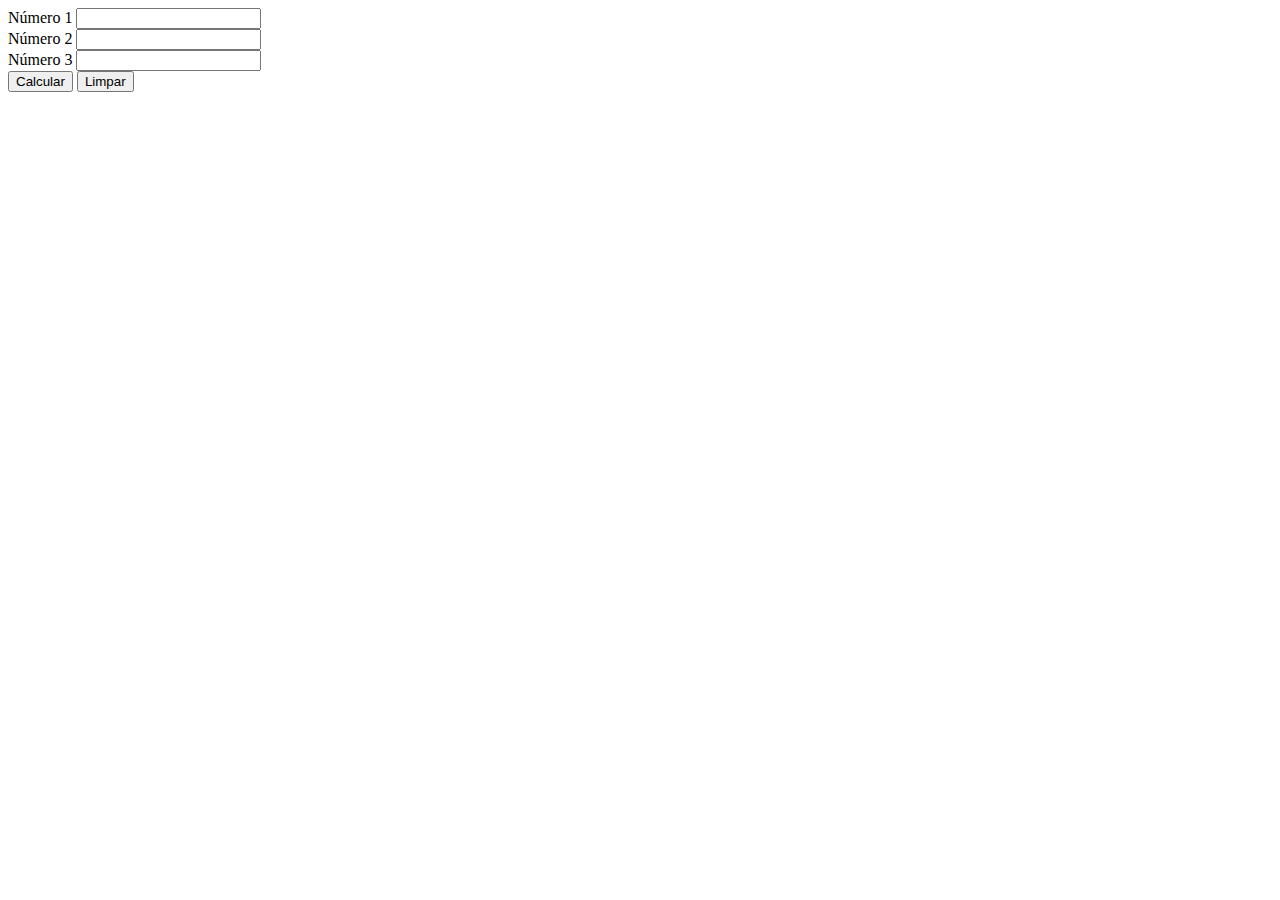
<file: 20221019/index.html>
<!DOCTYPE html>
<html lang="en">
<head>
    <meta charset="UTF-8">
    <meta http-equiv="X-UA-Compatible" content="IE=edge">
    <meta name="viewport" content="width=device-width, initial-scale=1.0">
    <title>Document</title>

    <!-- link javascript file main.js -->
    <script src="./calculadora.js" type="module"></script>


</head>
<body>

    <!-- form to receive 3 numeric parameters -->
    <form>
        <label for="num1">Número 1</label>
        <input type="number" id="num1" name="num1" required>
        <br>
        <label for="num2">Número 2</label>
        <input type="number" id="num2" name="num2" required>
        <br>
        <label for="num3">Número 3</label>
        <input type="number" id="num3" name="num3" required>
        <br>
        <button id="btnCalcular">Calcular</button>
        <button id="btnLimpar">Limpar</button>
    </form>

    <!-- div to show the result -->
    <div id="resultado"></div>

</body>
</html>
</file>
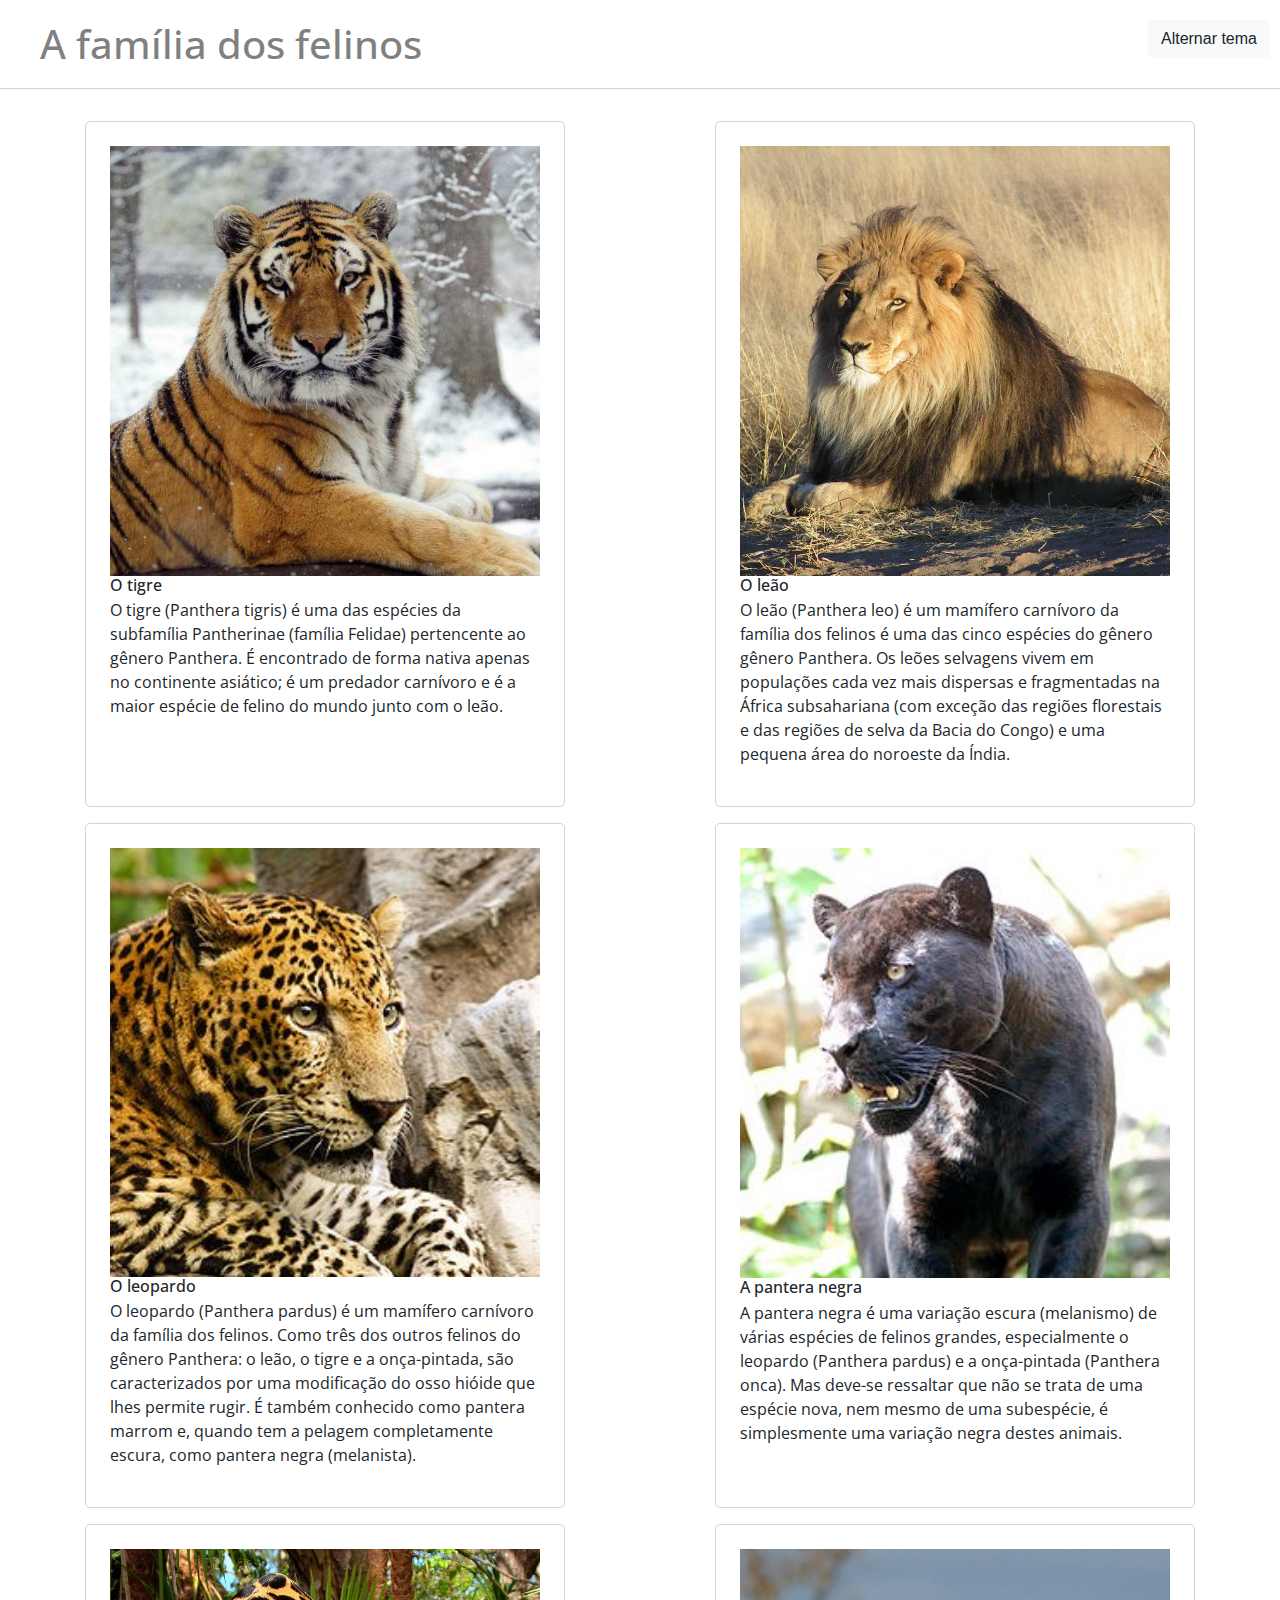
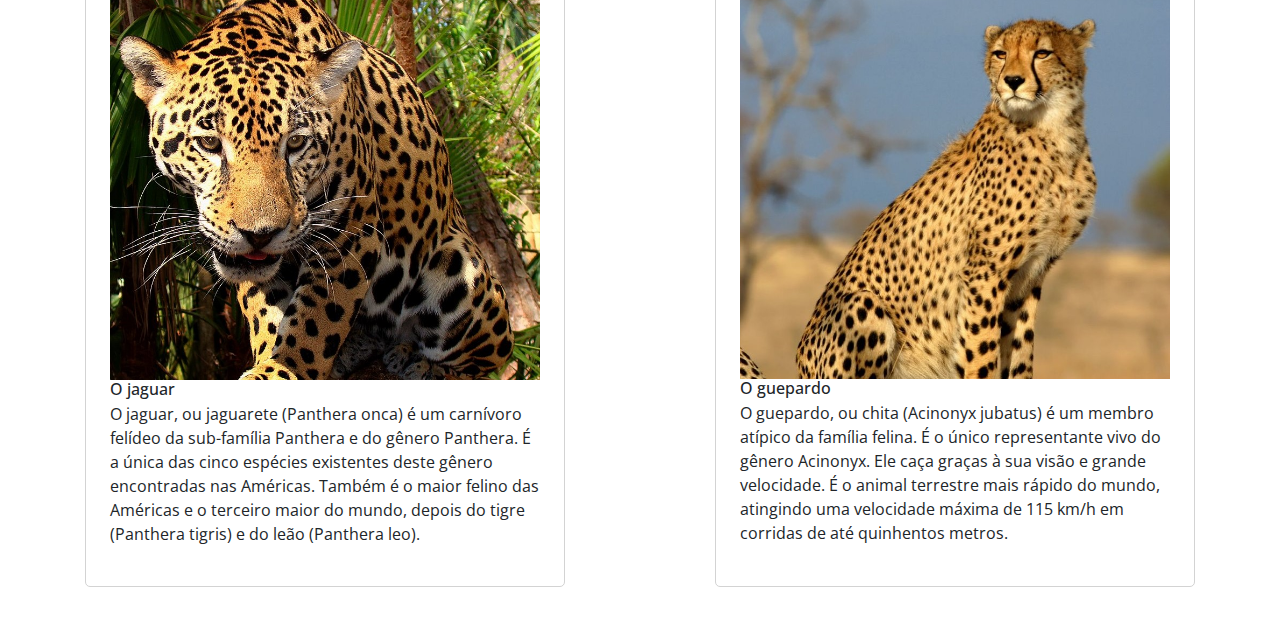
<file: 20221025/index.html>
<!DOCTYPE html>
<html lang="pt-BR">

<head>
  <meta charset="UTF-8">
  <meta http-equiv="X-UA-Compatible" content="IE=edge">
  <meta name="viewport" content="width=device-width, initial-scale=1.0">
  <link rel="stylesheet" href="styles.css">
  <!-- conectar script.js type module -->
  <script src="./script.js" type="module"></script>
  <title>Aula 5 - Modificar elementos com JS </title>
</head>

<body class="dark">

  <h1>A família dos felinos</h1>

  <div class="container">
    <div class="item">
      <img src="./imagens/tiger.jpg">
      <h2>O tigre</h2>
      <p>
        O tigre (Panthera tigris) é uma das espécies da subfamília Pantherinae (família Felidae)
        pertencente ao gênero Panthera. É encontrado de forma nativa apenas no continente asiático; é um predador
        carnívoro e
        é a maior espécie de felino do mundo junto com o leão.
      </p>
    </div>
    <div class="item">
      <img src="./imagens/leon.jpg">
      <h2>O leão</h2>
      <p>
        O leão (Panthera leo) é um mamífero carnívoro da família dos felinos é uma das cinco espécies do gênero
        gênero Panthera. Os leões selvagens vivem em populações cada vez mais dispersas e fragmentadas na África
        subsahariana
        (com exceção das regiões florestais e das regiões de selva da Bacia do Congo) e uma pequena área do noroeste da
        Índia.
      </p>
    </div>
    <div class="item">
      <img src="./imagens/leopardo.jpg">
      <h2>O leopardo</h2>
      <p>
        O leopardo (Panthera pardus) é um mamífero carnívoro da família dos felinos. Como três dos outros
        felinos do gênero Panthera: o leão, o tigre e a onça-pintada, são caracterizados por uma modificação do osso
        hióide que lhes permite rugir.
        É também conhecido como pantera marrom e, quando tem a pelagem completamente escura, como pantera negra
        (melanista).
      </p>
    </div>
    <div class="item">
      <img src="./imagens/pantera-negra.jpg">
      <h2>A pantera negra</h2>
      <p>
        A pantera negra é uma variação escura (melanismo) de várias espécies de felinos grandes, especialmente o
        leopardo (Panthera pardus) e a onça-pintada (Panthera onca).
        Mas deve-se ressaltar que não se trata de uma espécie nova, nem mesmo de uma subespécie, é simplesmente uma
        variação negra destes animais.
      </p>
    </div>
    <div class="item">
      <img src="./imagens/jaguar.jpg">
      <h2>O jaguar</h2>
      <p>
        O jaguar, ou jaguarete (Panthera onca) é um carnívoro felídeo da sub-família Panthera e do
        gênero Panthera. É a única das cinco espécies existentes deste gênero encontradas nas Américas. Também
        é o maior felino das Américas e o terceiro maior do mundo, depois do tigre (Panthera tigris) e do leão (Panthera
        leo).
      </p>
    </div>
    <div class="item">
      <img src="./imagens/chita.jpg">
      <h2>O guepardo</h2>
      <p>
        O guepardo, ou chita (Acinonyx jubatus) é um membro atípico da família felina. É o único
        representante vivo do gênero Acinonyx. Ele caça graças à sua visão e grande velocidade. É o animal terrestre
        mais rápido
        do mundo, atingindo uma velocidade máxima de 115 km/h em corridas de até quinhentos metros.
      </p>
    </div>
  </div>

</body>

</html>
</file>
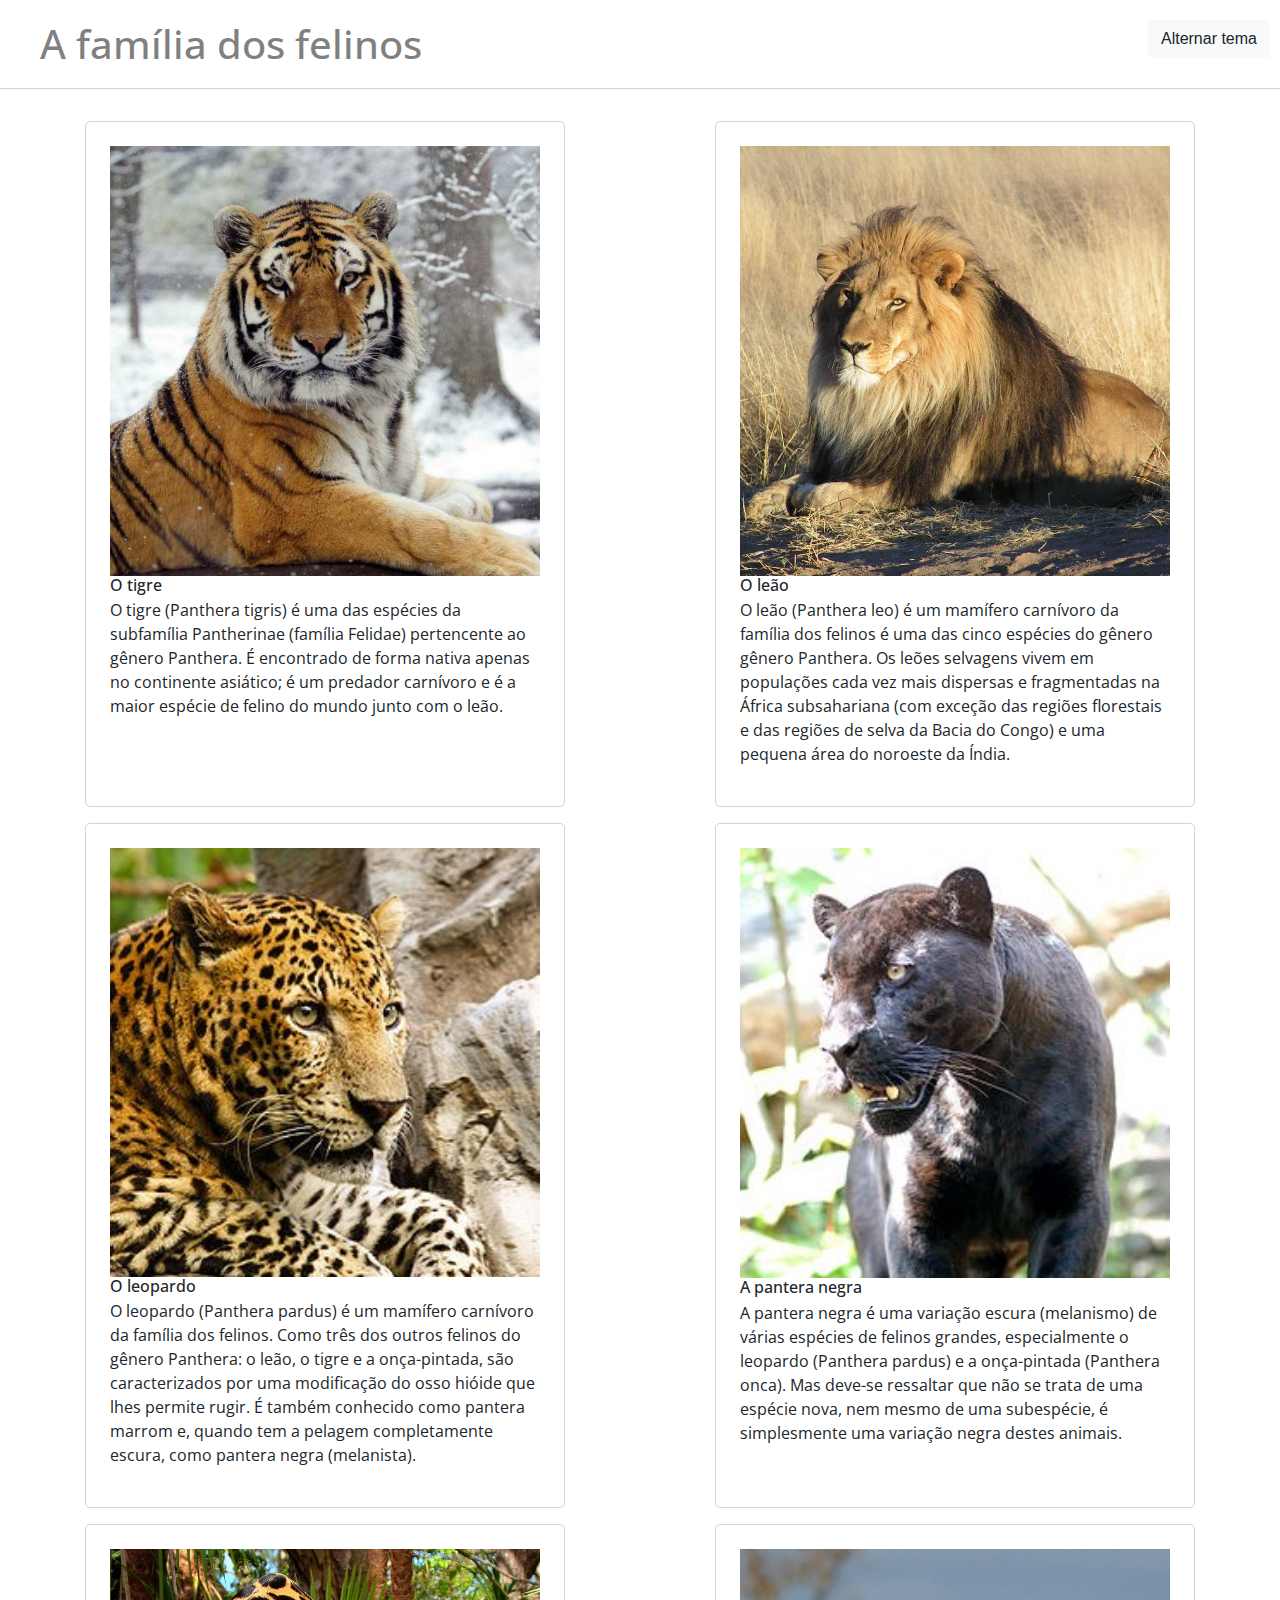
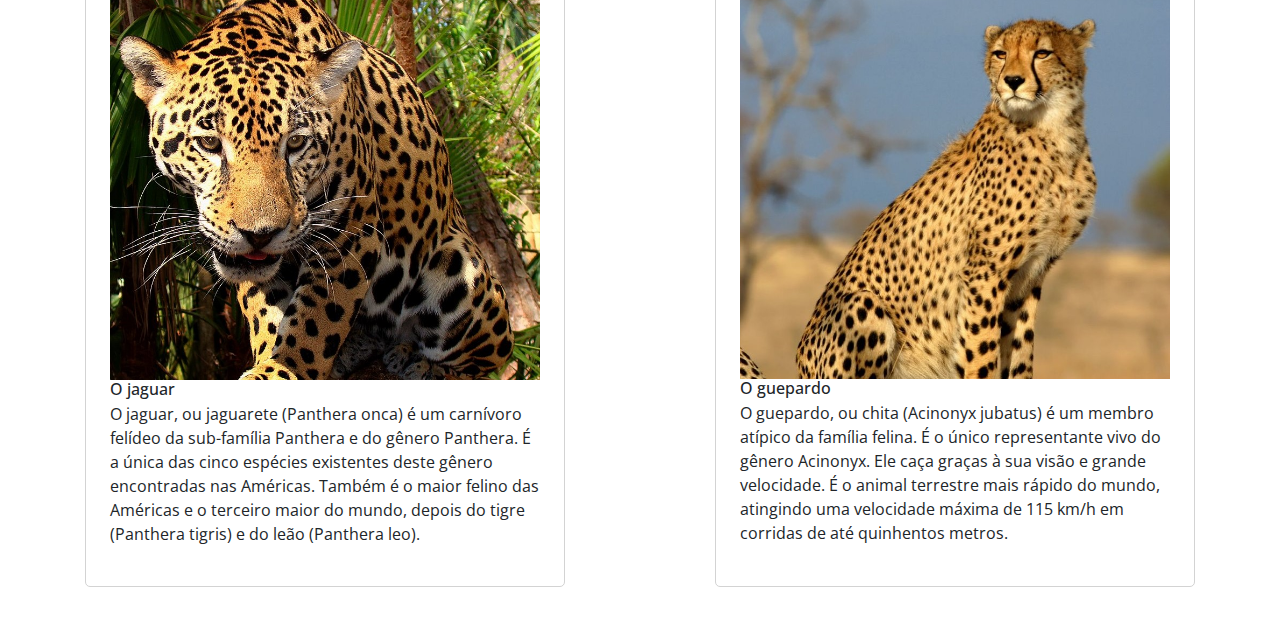
<file: 20221026/index.html>
<!DOCTYPE html>
<html lang="pt-BR">

<head>
  <meta charset="UTF-8">
  <meta http-equiv="X-UA-Compatible" content="IE=edge">
  <meta name="viewport" content="width=device-width, initial-scale=1.0">
  <link rel="stylesheet" href="./styles.css">
  <!-- conectar script.js type module -->
  <script src="./js/script.js" type="module"></script>
  <!-- conectar script_darkMode type module -->
  <script src="./js/script_darkMode.js" type="module"></script>
  <title>Aula 6 - Modificar elementos com JS </title>
</head>

<body class="dark">

  <h1>A família dos felinos</h1>

  <div class="container"></div>

</body>

</html>
</file>
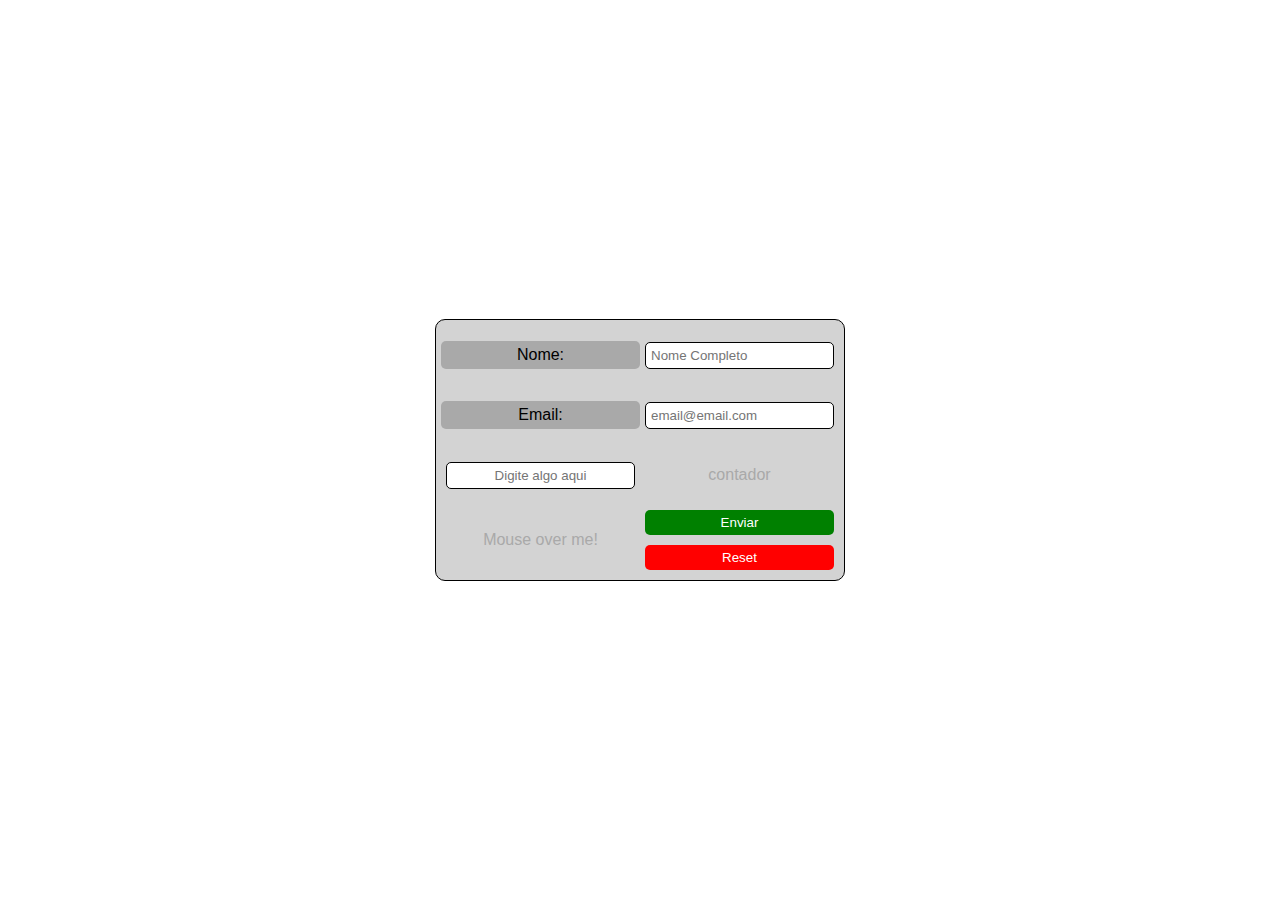
<file: 20221031/index.html>
<!-- Prática Integradora

Objetivo

Construir um formulário e alterar suas propriedades com JavaScript.

Crie uma nova página HTML e adicione via JavaScript os seguintes elementos:
    1. Crie um formulário com campos de input e botões de submit e reset.
    2. Previna a página de ser recarregada quando houver o submit utilizando preventDefault().
    3. Mostre um alerta na página quando a tela terminar de ser carregada.
    4. Adicione uma cor a um texto quando o mouse ficar acima do mesmo e outra cor quando ele sair do mesmo.
    5. Faça um trecho de código que utilize algum evento de teclado, esse evento irá escrever o conteúdo do input em uma tag <p> e logo abaixo o número de vezes que esse evento foi chamado. Exemplo: <p>futebol</p> <p>7</p> . -->


<!DOCTYPE html>
<html lang="en">
<head>
    <meta charset="UTF-8">
    <meta http-equiv="X-UA-Compatible" content="IE=edge">
    <meta name="viewport" content="width=device-width, initial-scale=1.0">

    <!-- scripts js -->
    <script src="./js/script.js" type="module"></script>


    <title>Frontend_02 - Web Reactiva - Aula A8S - 31/10/2022</title>
</head>
<body>
    
</body>
</html>
</file>
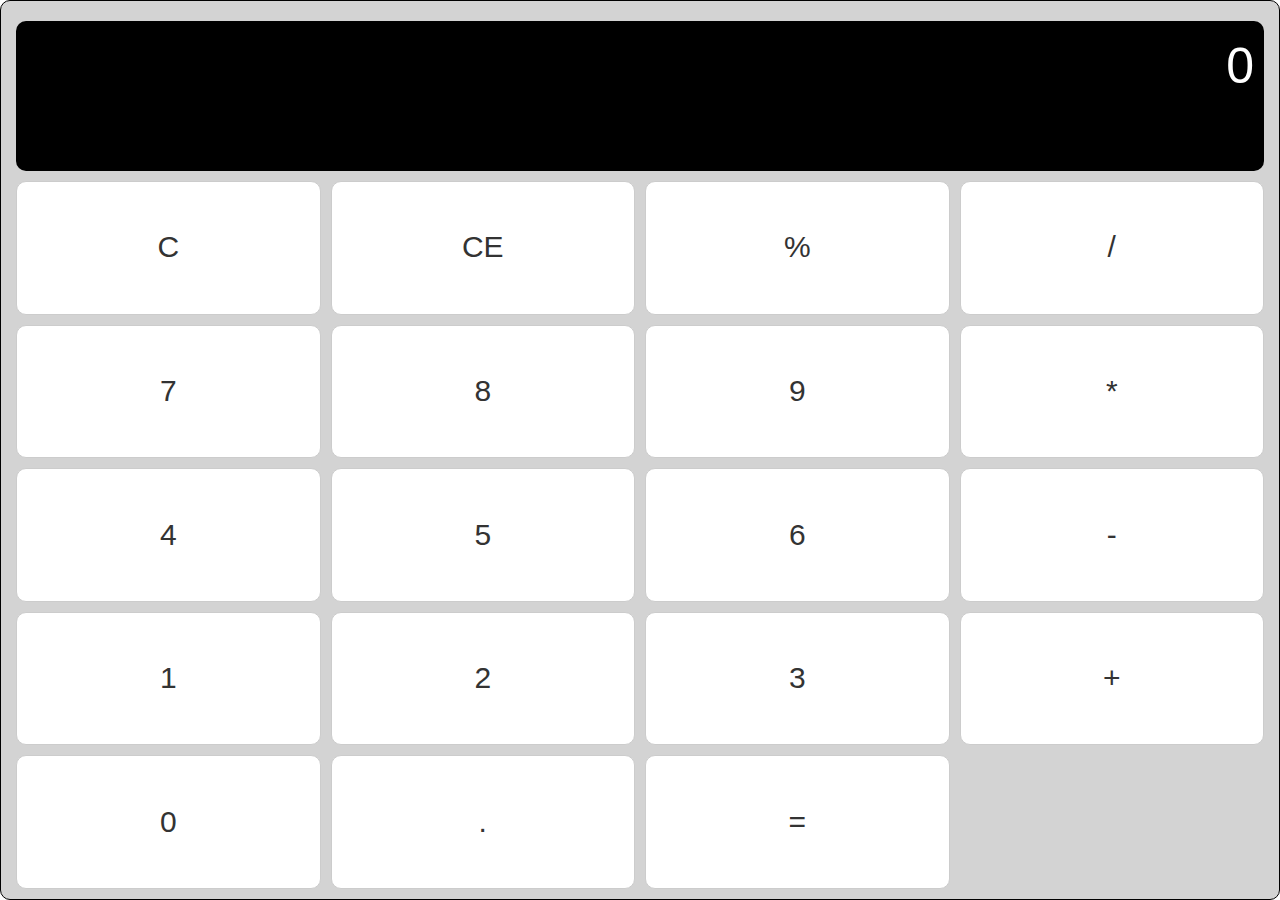
<file: 20221101/index.html>
<!DOCTYPE html>
<html lang="en">
<head>
    <meta charset="UTF-8">
    <meta http-equiv="X-UA-Compatible" content="IE=edge">
    <meta name="viewport" content="width=device-width, initial-scale=1.0">
    <!-- link app_html.js script type module -->
    <script type="module" src="app_html.js"></script>
    <!-- link app.js script type module -->
    <script type="module" src="app.js"></script>
    <title>Document</title>
</head>
<body>
    
</body>
</html>
</file>
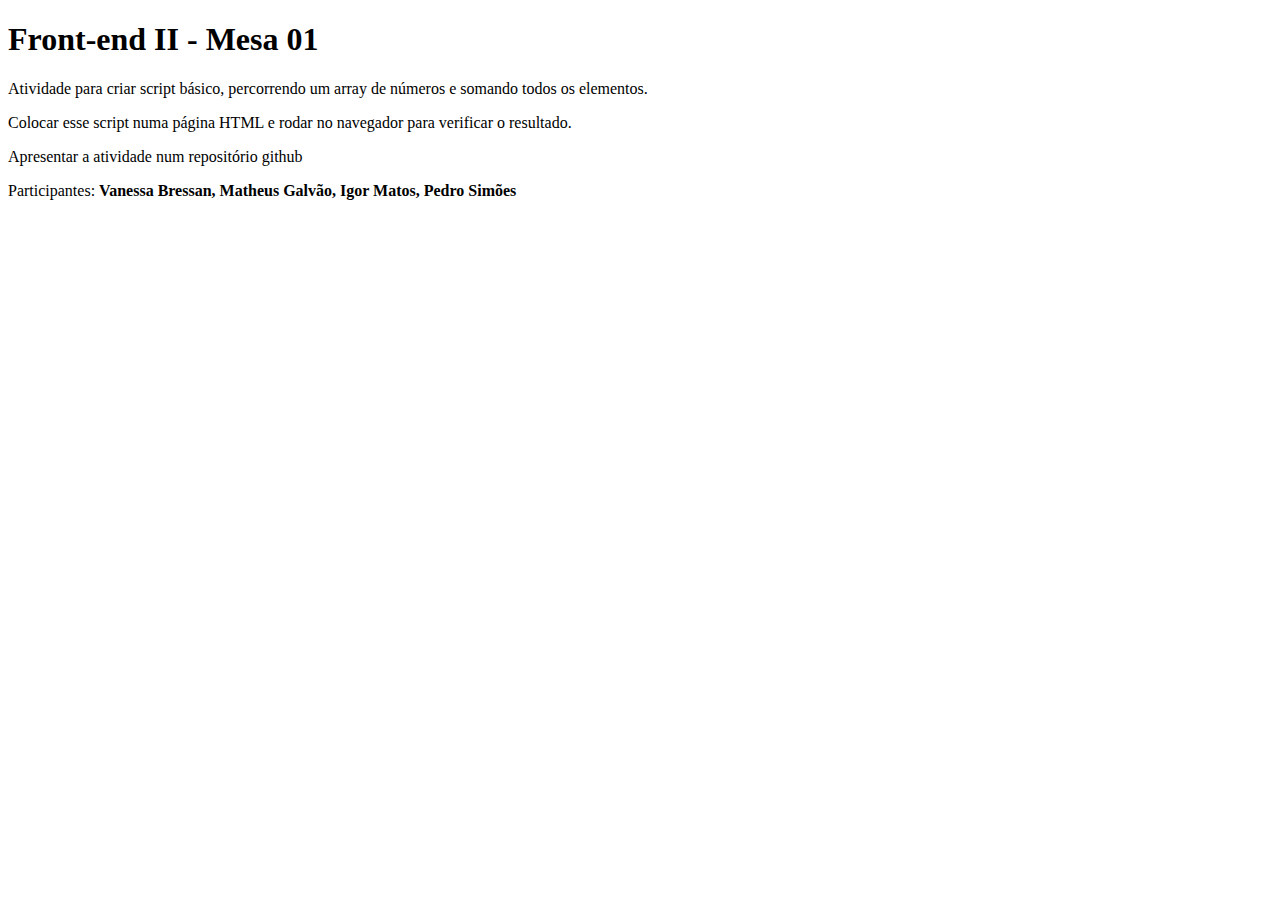
<file: 20221017/ex/index.html>
<!DOCTYPE html>
<html lang="en">
<head>
    <meta charset="UTF-8">
    <meta http-equiv="X-UA-Compatible" content="IE=edge">
    <meta name="viewport" content="width=device-width, initial-scale=1.0">
    <title>Front-end II - Mesa 01</title>


    <!-- linkar arquivo index.js -->
    <script src="index.js" defer></script>


</head>
<body>
    <!-- escrever título, descrição da atividade e participantes -->
    <h1>Front-end II - Mesa 01</h1>
    <p>Atividade para criar script básico, percorrendo um array de números e somando todos os elementos.</p>
    <p>Colocar esse script numa página HTML e rodar no navegador para verificar o resultado.</p>
    <p>Apresentar a atividade num repositório github</p>
    <p>Participantes: <strong>Vanessa Bressan, Matheus Galvão, Igor Matos, Pedro Simões</strong></p>
</body>
</html>
</file>
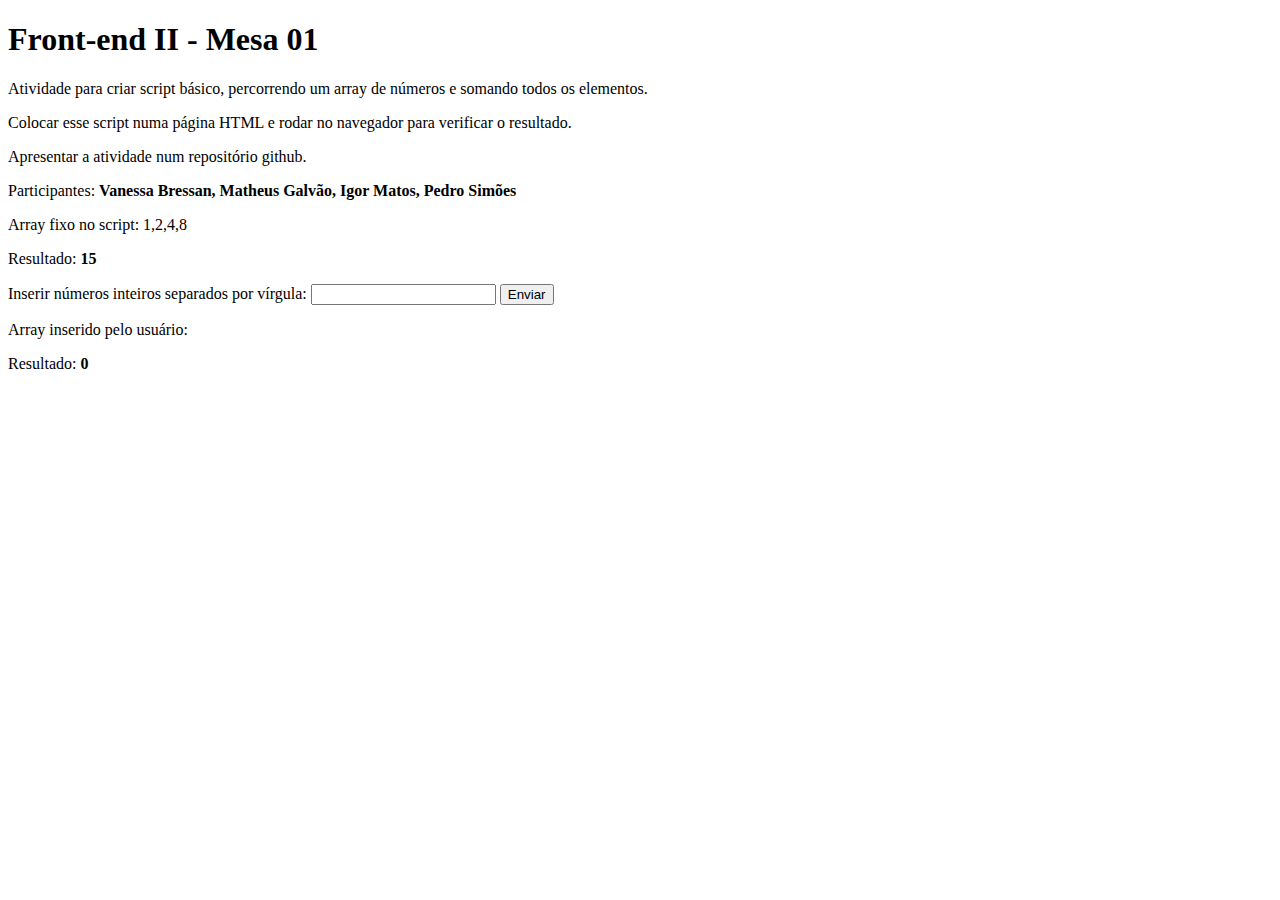
<file: 20221017/mesa/index.html>
<!DOCTYPE html>
<html lang="en">
<head>
    <meta charset="UTF-8">
    <meta http-equiv="X-UA-Compatible" content="IE=edge">
    <meta name="viewport" content="width=device-width, initial-scale=1.0">
    <title>Front-end II - Mesa 01</title>


    <!-- linkar arquivo index.js -->
    <script src="index.js" defer></script>


</head>
<body>
    <!-- escrever título, descrição da atividade e participantes -->
    <h1>Front-end II - Mesa 01</h1>
    <p>Atividade para criar script básico, percorrendo um array de números e somando todos os elementos.</p>
    <p>Colocar esse script numa página HTML e rodar no navegador para verificar o resultado.</p>
    <p>Apresentar a atividade num repositório github.</p>
    <p>Participantes: <strong>Vanessa Bressan, Matheus Galvão, Igor Matos, Pedro Simões</strong></p>
    <!-- mostrar numeros do array do script com span-->
    <p>Array fixo no script: <span id="numeros"></span></p>
    <!-- apresentar resultado do script -->
    <p>Resultado: <span><strong id="resultado"></strong></span></p>


    <!-- campo formulario para inserir numeros inteiros e enviar valor inserido para o index.js -->

    <form>
        <label for="num">Inserir números inteiros separados por vírgula:</label>
        <input type="text" id="numeros2" name="numeros2">
        <input type="submit" value="Enviar">

    <!-- mostrar numeros do array do script com span-->
    <p>Array inserido pelo usuário: <span id="numerosInseridos"></span></p>
    <!-- apresentar resultado do script -->
    <p>Resultado: <span><strong id="resultado2"></strong></span></p>

</body>
</html>
</file>
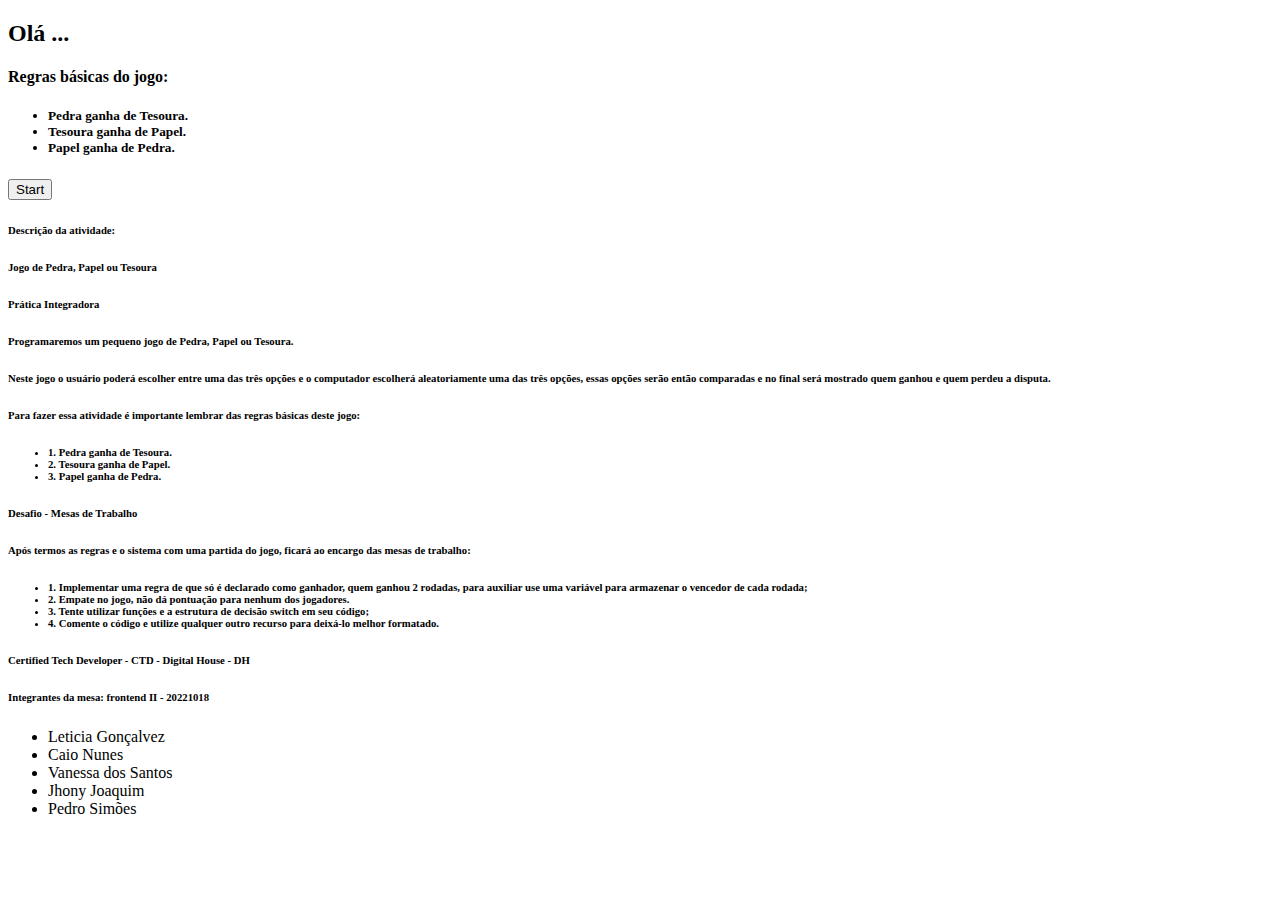
<file: 20221018/mesa/index.html>
<!DOCTYPE html>
<html lang="en">
<head>
    <meta charset="UTF-8">
    <meta http-equiv="X-UA-Compatible" content="IE=edge">
    <meta name="viewport" content="width=device-width, initial-scale=1.0">
    <title>Document</title>

    <!-- conectar script index.js type module -->
    <script src="./js/main.js" type="module" defer></script>


</head>
<body>
    <!-- texto de boas vindas e orientações para o jogo Pedra-Papel-Tesoura -->
    <h2>Olá ...</h2>
    <!-- Descreve regras basicas -->
    <h4>Regras básicas do jogo:</h4>
    <h5>
        <ul>
            <li>Pedra ganha de Tesoura.</li>
            <li>Tesoura ganha de Papel.</li>
            <li>Papel ganha de Pedra.</li>
        </ul>
    </h5>
    <!-- radios buttons to select game mode -->
    <!-- <div>
        <h4>Selecione o modo de jogo:</h4>
        <h5>
            <form>
                <input type="radio" id="numRodadas" name="gameMode" value=1>
                <label for="single">Número de Partidas </label><br>
                <input type="radio" id="pontos" name="gameMode" value=2>
                <label for="multi">Pontuação</label><br>
            </form>
        </h5>
    </div>
    <p></p> -->
    <!-- criar botao start com id start -->
    <button id="start">Start</button>

    <!--  -->
    <!-- Apresentar atividade -->
    <h6><strong>Descrição da atividade:</strong></h6>
    <div>
        <h6>Jogo de Pedra, Papel ou Tesoura<h6>
        <h6>Prática Integradora</h6>
        <h6>Programaremos um pequeno jogo de Pedra, Papel ou Tesoura.</h6>  
        <h6>Neste jogo o usuário poderá escolher entre uma das três opções e o computador escolherá aleatoriamente uma das três opções, essas opções serão então comparadas e no final será mostrado quem ganhou e quem perdeu a disputa.</h6>

        <h6>Para fazer essa atividade é importante lembrar das regras básicas deste jogo:</h6>
        <h6>
            <ul>
                <li>1. Pedra ganha de Tesoura.</li>
                <li>2. Tesoura ganha de Papel.</li>
                <li>3. Papel ganha de Pedra.</li>
            </ul>
        </h6>


        <h6>Desafio - Mesas de Trabalho</h6>
        <h6>Após termos as regras e o sistema com uma partida do jogo, ficará ao encargo das mesas
        de trabalho:</h6>
        <h6>
            <ul>
                <li>1. Implementar uma regra de que só é declarado como ganhador, quem ganhou 2 rodadas, para auxiliar use uma variável para armazenar o vencedor de cada rodada;</li>
                <li>2. Empate no jogo, não dá pontuação para nenhum dos jogadores.</li>
                <li>3. Tente utilizar funções e a estrutura de decisão switch em seu código;</li>
                <li>4. Comente o código e utilize qualquer outro recurso para deixá-lo melhor formatado.</li>
            </ul>
        </h6>
    </div>

</body>
<!-- footer com os nomes dos integrantes da mesa -->
<footer>
    <!-- Certified Tech Developer - CTD -->
    <h6>Certified Tech Developer - CTD - Digital House - DH</h6>
    <h6>Integrantes da mesa: frontend II - 20221018</h6>
    <!-- lista de integrantes -->
    <ul>
        <li>Leticia Gonçalvez</li>
        <li>Caio Nunes</li>
        <li>Vanessa dos Santos</li>
        <li>Jhony Joaquim</li>
        <li>Pedro Simões</li>
    </ul>
</footer>
</html>
</file>
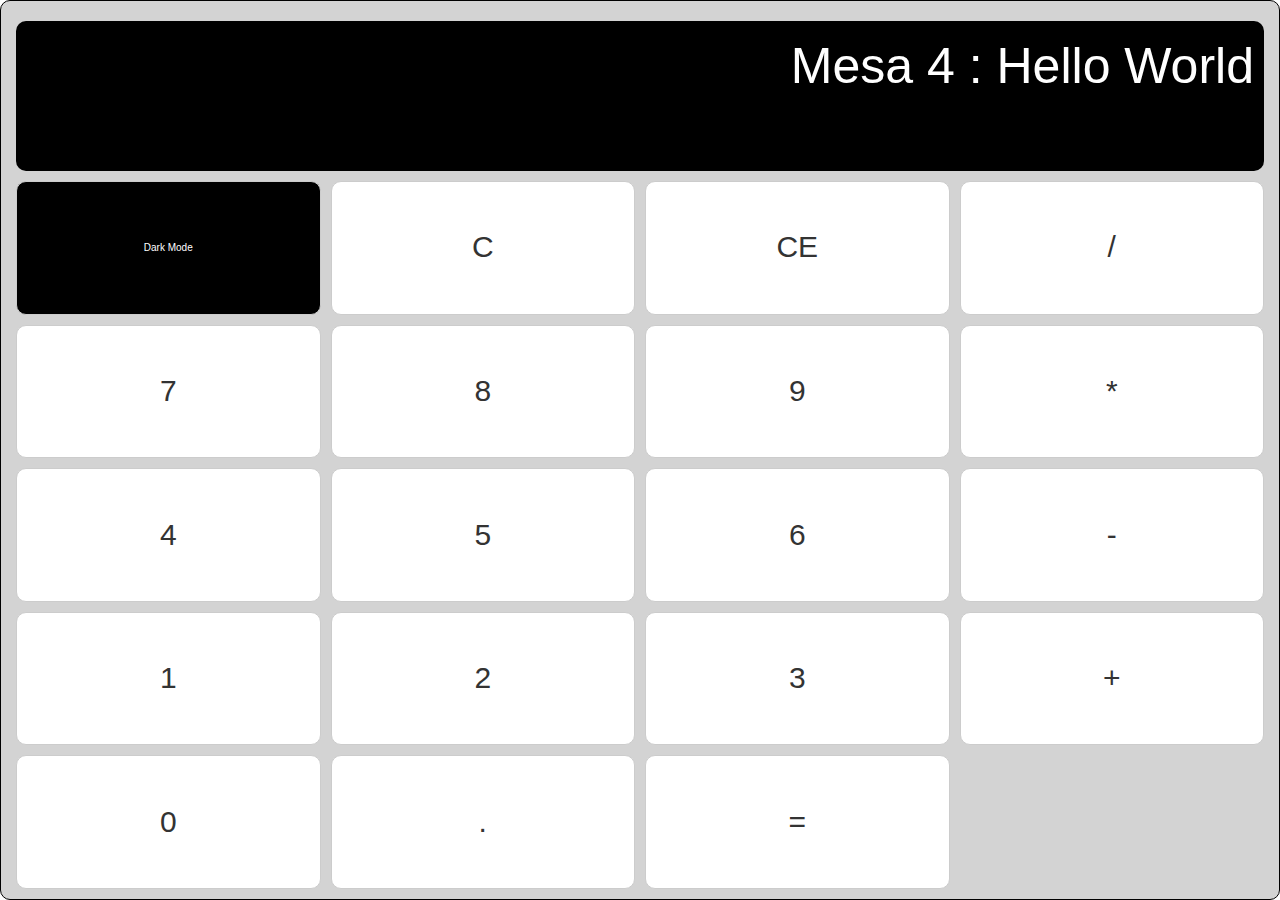
<file: 20221102/v_incomplete/index.html>
<!DOCTYPE html>
<html lang="en">
<head>
    <meta charset="UTF-8">
    <meta http-equiv="X-UA-Compatible" content="IE=edge">
    <meta name="viewport" content="width=device-width, initial-scale=1.0">

    <!-- link app_html.js script type module -->
    <script type="module" src="./js/modules/app_html_css.js"></script>

    <!-- link app.js script type module -->
    <script type="module" src="./js/app.js"></script>

    <title>Project: Calulcator App</title>
</head>
<body>
    
</body>
</html>
</file>
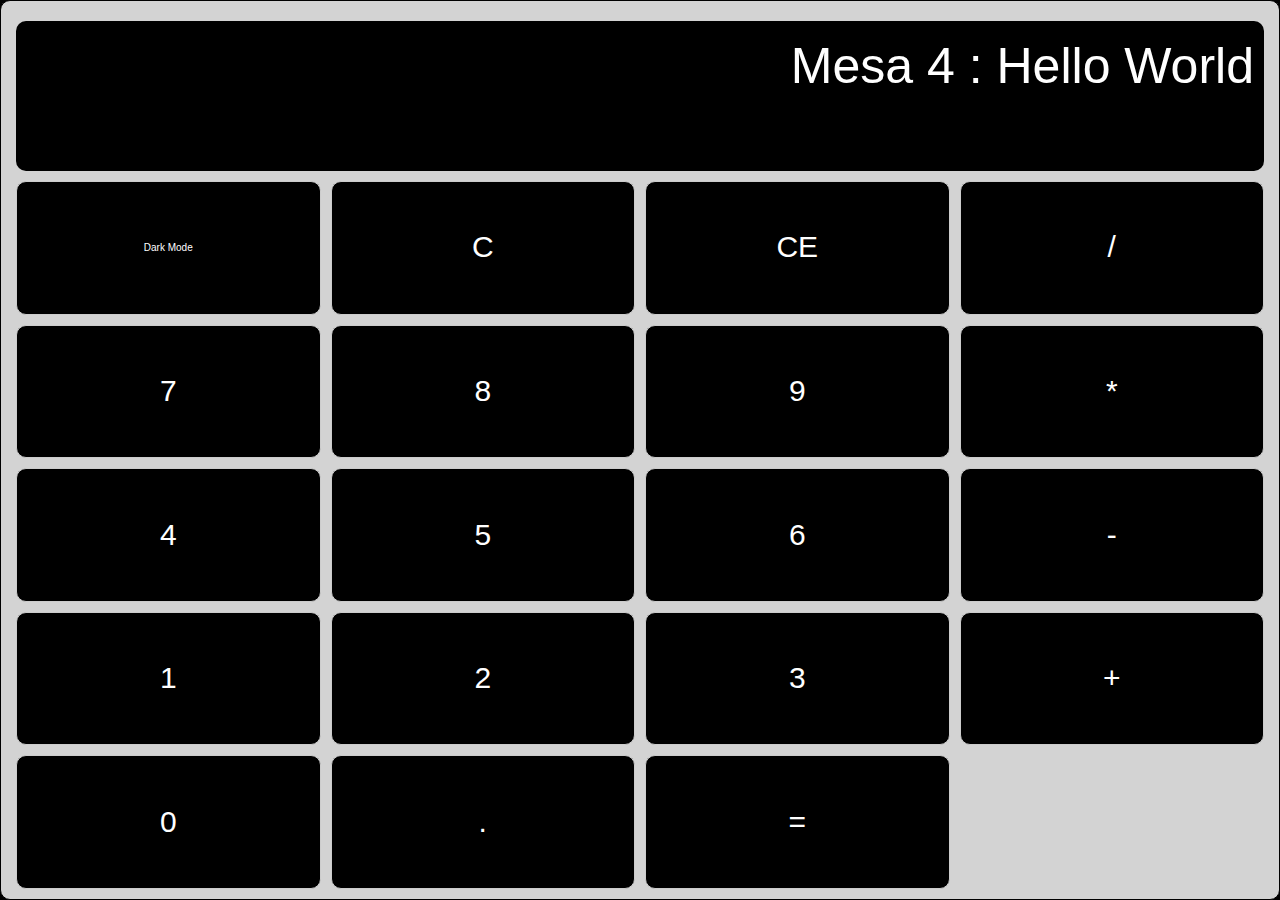
<file: 20221102/v_notGood/index.html>
<!DOCTYPE html>
<html lang="en">
<head>
    <meta charset="UTF-8">
    <meta http-equiv="X-UA-Compatible" content="IE=edge">
    <meta name="viewport" content="width=device-width, initial-scale=1.0">

    <!-- link app_html.js script type module -->
    <script type="module" src="./js/app_html_css.js"></script>
    
    <!-- link app.js script type module -->
    <script type="module" src="./js/app.js"></script>
    
    <title>Project: Calculator App (vNotGood)</title>
</head>
<body>
    
</body>
</html>
</file>
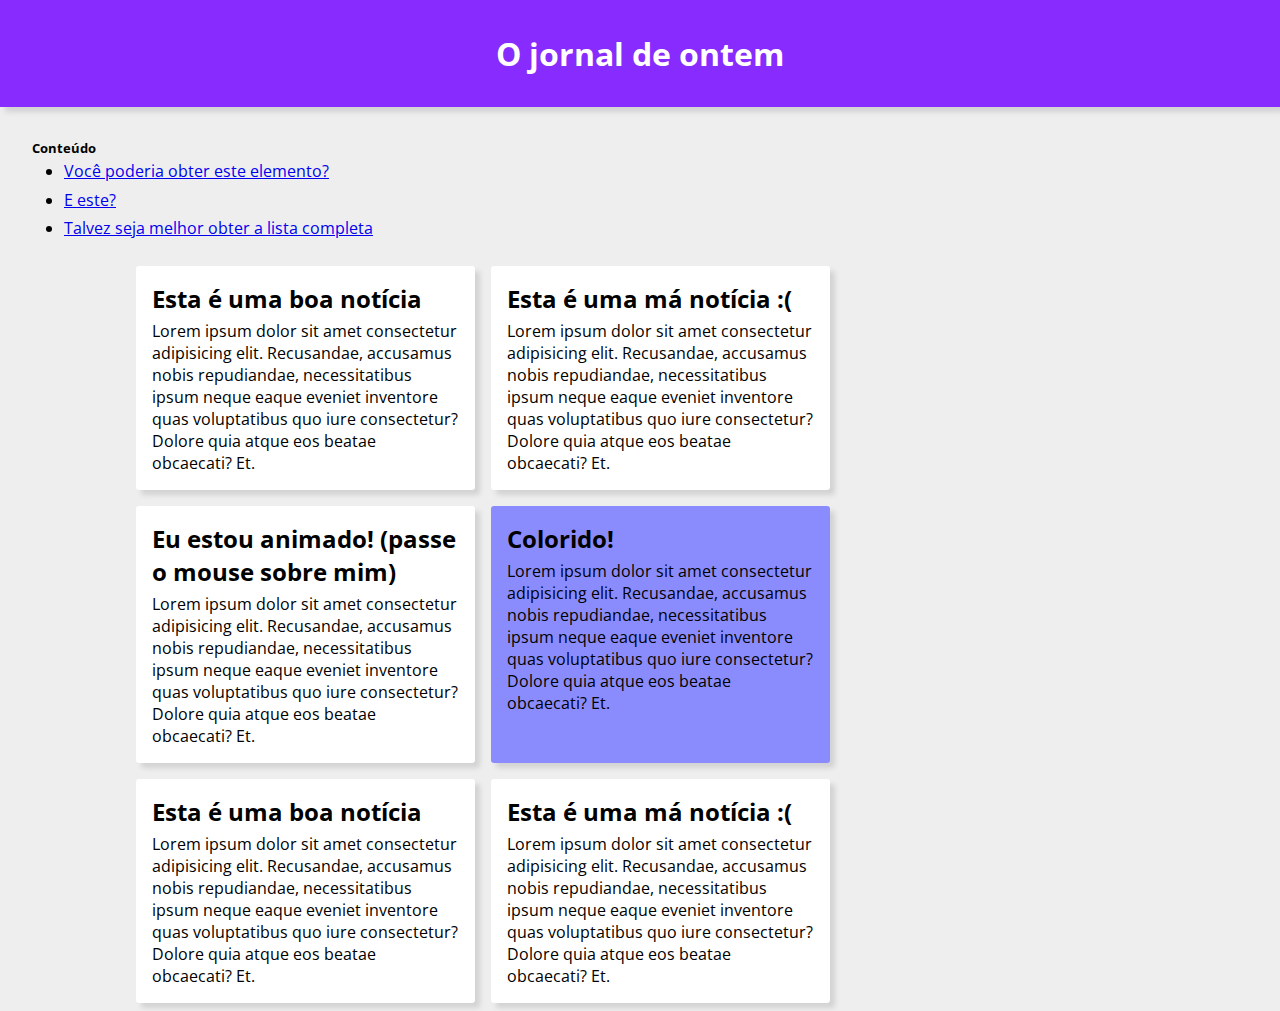
<file: 20221024/Aula 4 - Introdução ao DOM/Aula 4 - Introdução ao DOM/index.html>
<!DOCTYPE html>
<html lang="pt-BR">

<head>
  <meta charset="UTF-8">
  <meta http-equiv="X-UA-Compatible" content="IE=edge">
  <meta name="viewport" content="width=device-width, initial-scale=1.0">
  <link rel="stylesheet" href="styles.css">
  <!-- script index.js as module -->
  <script src="./index.js" type="module"></script>
  <title>Aula 4</title>
</head>

<body>

  <h1>O jornal de ontem</h1>

  <div class="conteudo">
    <h5>Conteúdo</h5>
    <ul>
      <li id="item1"><a href="#">Você poderia obter este elemento?</a></li>
      <li id="item2"><a href="#">E este?</a></li>
      <li id="item3"><a href="#">Talvez seja melhor obter a lista completa</a></li>
    </ul>
  </div>

  <section>
    <article id="card1">
      <h2 id="titleCard1">Esta é uma boa notícia</h2>
      <p>
        Lorem ipsum dolor sit amet consectetur adipisicing elit. Recusandae, accusamus nobis repudiandae, necessitatibus
        ipsum neque eaque eveniet inventore quas voluptatibus quo iure consectetur? Dolore quia atque eos beatae
        obcaecati? Et.
      </p>
    </article>

    <article>
      <h2>Esta é uma má notícia :(</h2>
      <p>
        Lorem ipsum dolor sit amet consectetur adipisicing elit. Recusandae, accusamus nobis repudiandae, necessitatibus
        ipsum neque eaque eveniet inventore quas voluptatibus quo iure consectetur? Dolore quia atque eos beatae
        obcaecati? Et.
      </p>
    </article>
    <article class="animado">
      <h2>Eu estou animado! (passe o mouse sobre mim)</h2>
      <p>
        Lorem ipsum dolor sit amet consectetur adipisicing elit. Recusandae, accusamus nobis repudiandae, necessitatibus
        ipsum neque eaque eveniet inventore quas voluptatibus quo iure consectetur? Dolore quia atque eos beatae
        obcaecati? Et.
      </p>
    </article>

    <article class="diferente">
      <h2>Colorido! </h2>
      <p>
        Lorem ipsum dolor sit amet consectetur adipisicing elit. Recusandae, accusamus nobis repudiandae, necessitatibus
        ipsum neque eaque eveniet inventore quas voluptatibus quo iure consectetur? Dolore quia atque eos beatae
        obcaecati? Et.
      </p>
    </article>
    <article>
      <h2>Esta é uma boa notícia</h2>
      <p>
        Lorem ipsum dolor sit amet consectetur adipisicing elit. Recusandae, accusamus nobis repudiandae, necessitatibus
        ipsum neque eaque eveniet inventore quas voluptatibus quo iure consectetur? Dolore quia atque eos beatae
        obcaecati? Et.
      </p>
    </article>

    <article>
      <h2>Esta é uma má notícia :(</h2>
      <p>
        Lorem ipsum dolor sit amet consectetur adipisicing elit. Recusandae, accusamus nobis repudiandae, necessitatibus
        ipsum neque eaque eveniet inventore quas voluptatibus quo iure consectetur? Dolore quia atque eos beatae
        obcaecati? Et.
      </p>
    </article>

  </section>

</body>

</html>
</file>
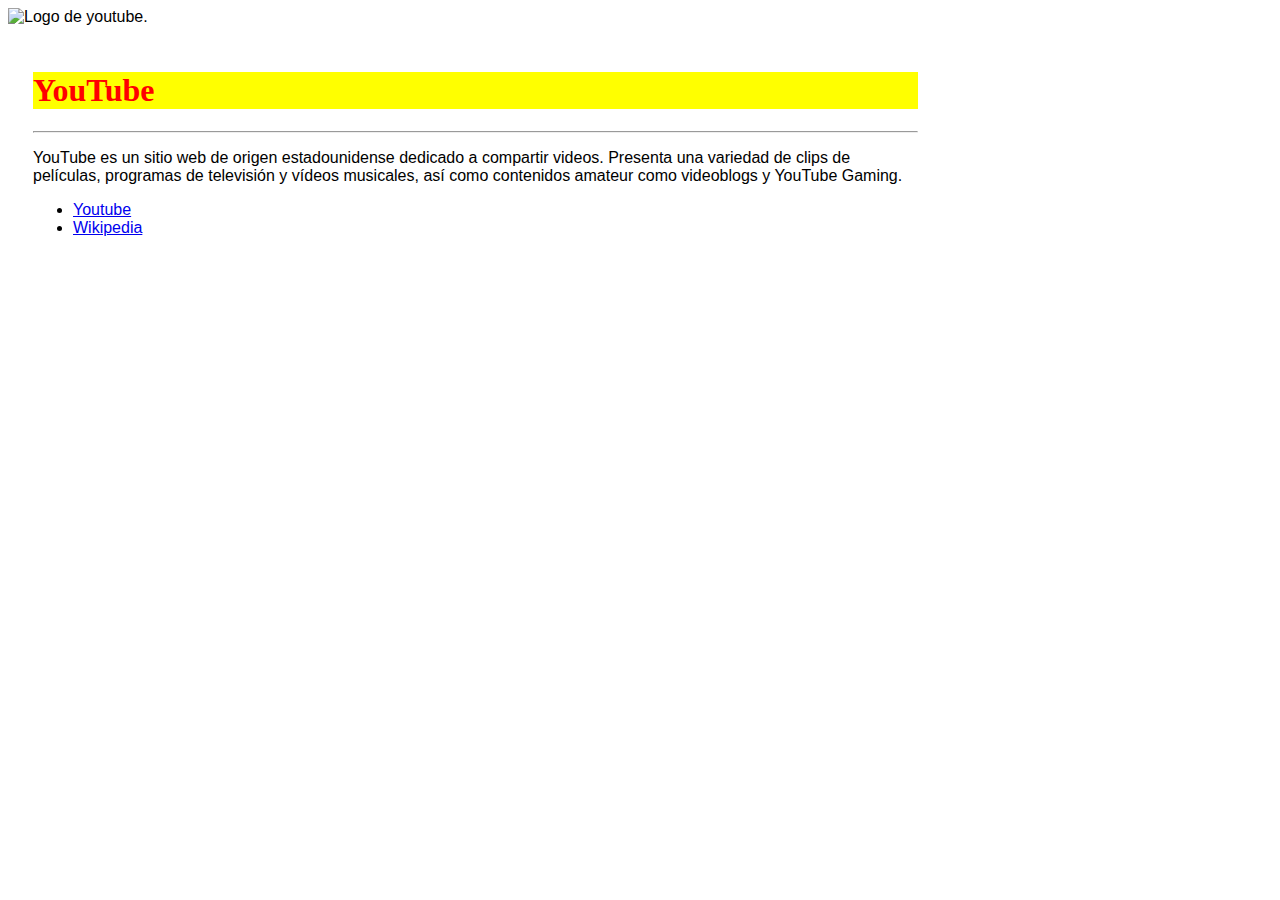
<file: 20221026/aula/Práctica atributos dinámicos/index.html>
<!DOCTYPE html>
<html lang="es">
<head>
    <meta charset="UTF-8">
    <meta http-equiv="X-UA-Compatible" content="IE=edge">
    <meta name="viewport" content="width=device-width, initial-scale=1.0">
    <title>Atributos dinámicos</title>
    <link rel="stylesheet" href="estilos.css">
</head>
<body>

    <div id="tarjeta">
        <div class="col-1">
            <img id="logo" width="100%" alt="Logo de youtube.">
        </div>
        <div class="col-2">
            <h1 class="titulo-feo">YouTube</h1>
            <hr>
            <p>YouTube es un sitio web de origen estadounidense dedicado a compartir videos. Presenta una variedad de clips de películas, programas de televisión y vídeos musicales, así como contenidos amateur como videoblogs y YouTube Gaming. </p>
            <ul>
                <li><a id="link_youtube" href="https://www.youtube.com/">Youtube</a></li>
                <li><a id="link_wikipedia" href="https://es.wikipedia.org/wiki/YouTube">Wikipedia</a></li>
            </ul>
        </div>

    </div>
    
</body>
</html>
</file>
<file: 20221025/styles.css>
@import url('https://fonts.googleapis.com/css2?family=Open+Sans:wght@300;400&display=swap');

* {
  margin: 0;
  padding: 0;
  font-family: 'Open Sans', sans-serif;
}

body {
  background-color: rgb(219, 219, 219);
}

h1 {
  padding: .5em 1em;
  background-color: white;
  border-bottom: 1px solid lightgrey;
  color: grey;
}

.container {
  display: flex;
  flex-wrap: wrap;
  justify-content: space-between;
  width: 80%;
  margin: 2em 10%;
}

.item {
  width: 30em;
  background-color: white;
  box-sizing: border-box;
  padding: 1.5em;
  margin-bottom: 1em;
  border-radius: 5px;
  border: 1px solid lightgray;
}

.item img {
  width: 100%;
}

.item h2 {
  font-size: 1em;
  margin-bottom: .2em;
}


/* ------------------------------ Estilos para o tema escuro (Dark-Mode) ----------------------------------------------- */

/* Os seguintes estilos são os que usaremos para aplicar o modo escuro, 
você terá que modificar os seletores a fim de poder resolver o exercício. */ 

/* // A cor de fundo */
.dark-mode {
  background-color: rgb(39, 39, 39);
}

/* // Modificações no titulo 'A família dos felinos' */
.h1-dark-mode { 
  background-color: rgb(19, 19, 19);
  color: rgb(170, 170, 170);
  border-color: black;
}


/* // Modificações nos items */
.item-dark-mode {
  background-color: rgb(19, 19, 19);
  border-color: black;
}

/* // Modificações nos textos dos itens e cabeçalhos dos itens */
.item-h2-dark-mode {
  color: rgb(230, 230, 230);
}

/* // Modificações texto dentro de cada item */
.item-p-dark-mode {
  color: rgb(170, 170, 170);
}
</file>
<file: 20221026/styles.css>
@import url('https://fonts.googleapis.com/css2?family=Open+Sans:wght@300;400&display=swap');

* {
  margin: 0;
  padding: 0;
  font-family: 'Open Sans', sans-serif;
}

body {
  background-color: rgb(219, 219, 219);
}

h1 {
  padding: .5em 1em;
  background-color: white;
  border-bottom: 1px solid lightgrey;
  color: grey;
}

.container {
  display: flex;
  flex-wrap: wrap;
  justify-content: space-between;
  width: 80%;
  margin: 2em 10%;
}

.item {
  width: 30em;
  background-color: white;
  box-sizing: border-box;
  padding: 1.5em;
  margin-bottom: 1em;
  border-radius: 5px;
  border: 1px solid lightgray;
}

.item img {
  width: 100%;
}

.item h2 {
  font-size: 1em;
  margin-bottom: .2em;
}


/* ------------------------------ Estilos para o tema escuro (Dark-Mode) ----------------------------------------------- */

/* Os seguintes estilos são os que usaremos para aplicar o modo escuro, 
você terá que modificar os seletores a fim de poder resolver o exercício. */ 

/* // A cor de fundo */
.dark-mode {
  background-color: rgb(39, 39, 39);
}

/* // Modificações no titulo 'A família dos felinos' */
.h1-dark-mode { 
  background-color: rgb(19, 19, 19);
  color: rgb(170, 170, 170);
  border-color: black;
}


/* // Modificações nos items */
.item-dark-mode {
  background-color: rgb(19, 19, 19);
  border-color: black;
}

/* // Modificações nos textos dos itens e cabeçalhos dos itens */
.item-h2-dark-mode {
  color: rgb(230, 230, 230);
}

/* // Modificações texto dentro de cada item */
.item-p-dark-mode {
  color: rgb(170, 170, 170);
}
</file>
<file: 20221024/Aula 4 - Introdução ao DOM/Aula 4 - Introdução ao DOM/styles.css>
@import url('https://fonts.googleapis.com/css2?family=Open+Sans:wght@300&display=swap');

* {
  margin: 0;
  padding: 0;
  font-family: 'Open Sans', sans-serif;
}

body {
  min-height: 100vh;
  background-color: rgb(238, 238, 238);
}

h1 {
  text-align: center;
  padding: 1em 0;
  background-color: rgb(135, 43, 255);
  color: white;
  box-shadow: 5px 5px 5px lightgrey;
  margin-bottom: 1em;
}

.conteudo {
  margin-left: 2em;
  margin-bottom: 1em;
}

ul {
  display: block;
  margin-left: 2em;
}

li {
  padding: .2em 0;
}

section {
  display: flex;
  flex-wrap: wrap;
  padding: 0 10%;
}

section article {
  background-color: white;
  padding: 1em;
  border-radius: 3px;
  width: 30%;
  margin: .5em;
  box-shadow: 5px 5px 5px lightgrey;
}

section article.animado {
  z-index: 20;
  transition: all 200ms ease;
}

section article.animado:hover {
  transform: scale(1.2);
  box-shadow: 0px 0px 10px lightgrey;
}

section article h2{
  margin-bottom: .2em;

}

.diferente {
  background-color: rgb(138, 140, 253);
}
</file>
<file: 20221026/aula/Práctica atributos dinámicos/estilos.css>
*{
    font-family: sans-serif;
}
.card{
    width: 80%;
    display: flex;
    justify-content: center;
    align-items: center;
    border: 2px solid rgb(172, 172, 172);
    background-color: rgb(216, 216, 216);
    border-radius: 20px;
    margin: 50px auto;
    padding: 20px;
}
.col-1{
    width: 30%;
}
.col-2{
    width: 70%;
    padding: 25px;
}
.titulo-feo{
    color: rgb(255, 0, 0);
    font-family: serif;
    background-color: yellow;
}
</file>
